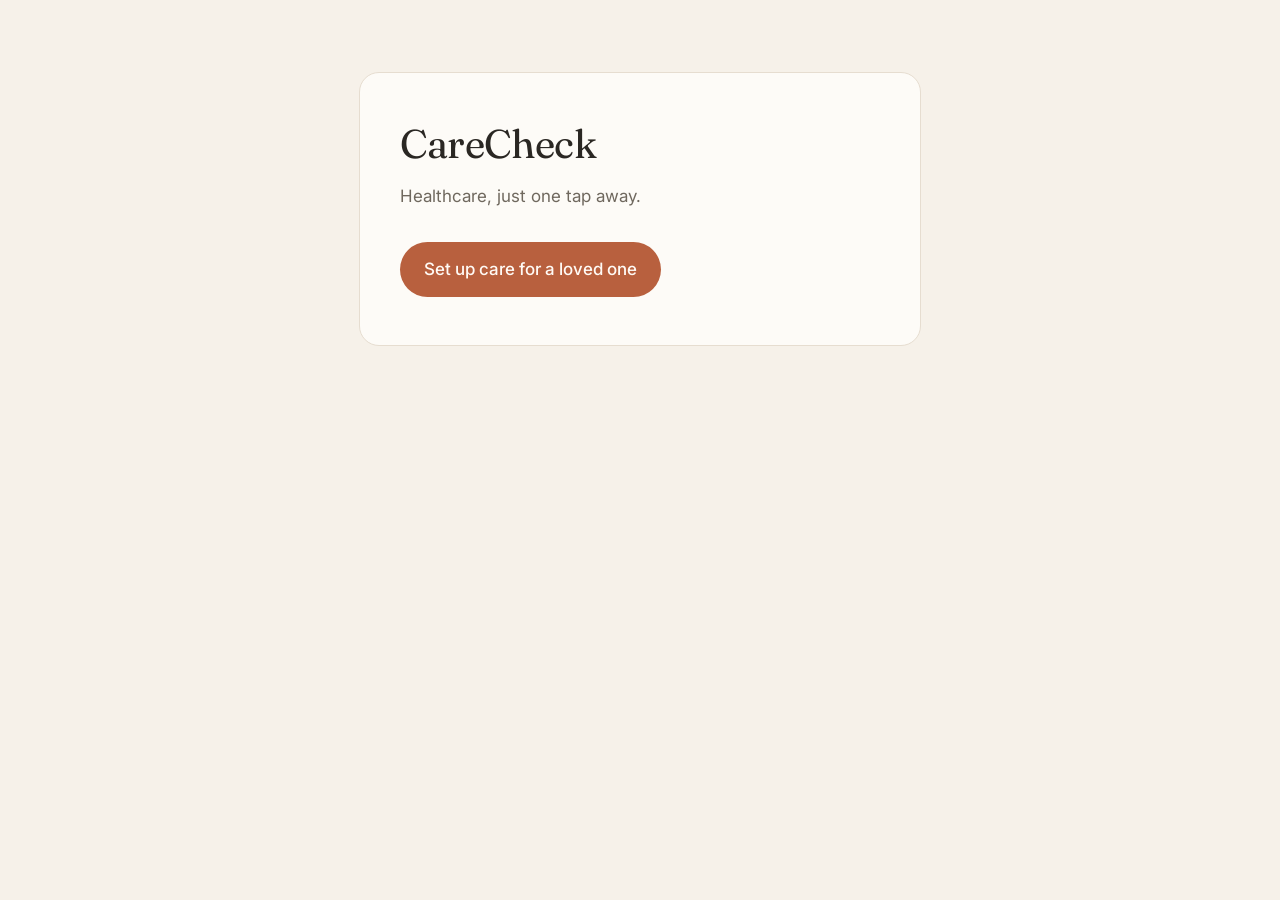
<file: index.html>
<!DOCTYPE html>
<html>
<head>
  <meta charset="utf-8">
  <meta name="viewport" content="width=device-width, initial-scale=1">
  <link rel="preconnect" href="https://fonts.googleapis.com">
<link rel="preconnect" href="https://fonts.gstatic.com" crossorigin>
<link href="https://fonts.googleapis.com/css2?family=Fraunces:opsz,wght@9..144,400;9..144,500&family=Inter:wght@400;500&display=swap" rel="stylesheet">
  <link rel="stylesheet" href="css/style.css">
  <title>CareCheck</title>
</head>
<body>
  <div class="intro" aria-hidden="true">
  <svg class="intro-logo" viewBox="0 0 120 120" width="120" height="120">
    <circle class="ring ring-one" cx="48" cy="60" r="30" />
    <circle class="ring ring-two" cx="72" cy="60" r="30" />
  </svg>
  <p class="intro-name">CareCheck</p>
</div>
  <main class="card">
    <h1>CareCheck</h1>
    <p>Healthcare, just one tap away.</p>
    <a class="button" href="confirm.html">Set up care for a loved one</a>
  </main>
</body>
</html>
</file>
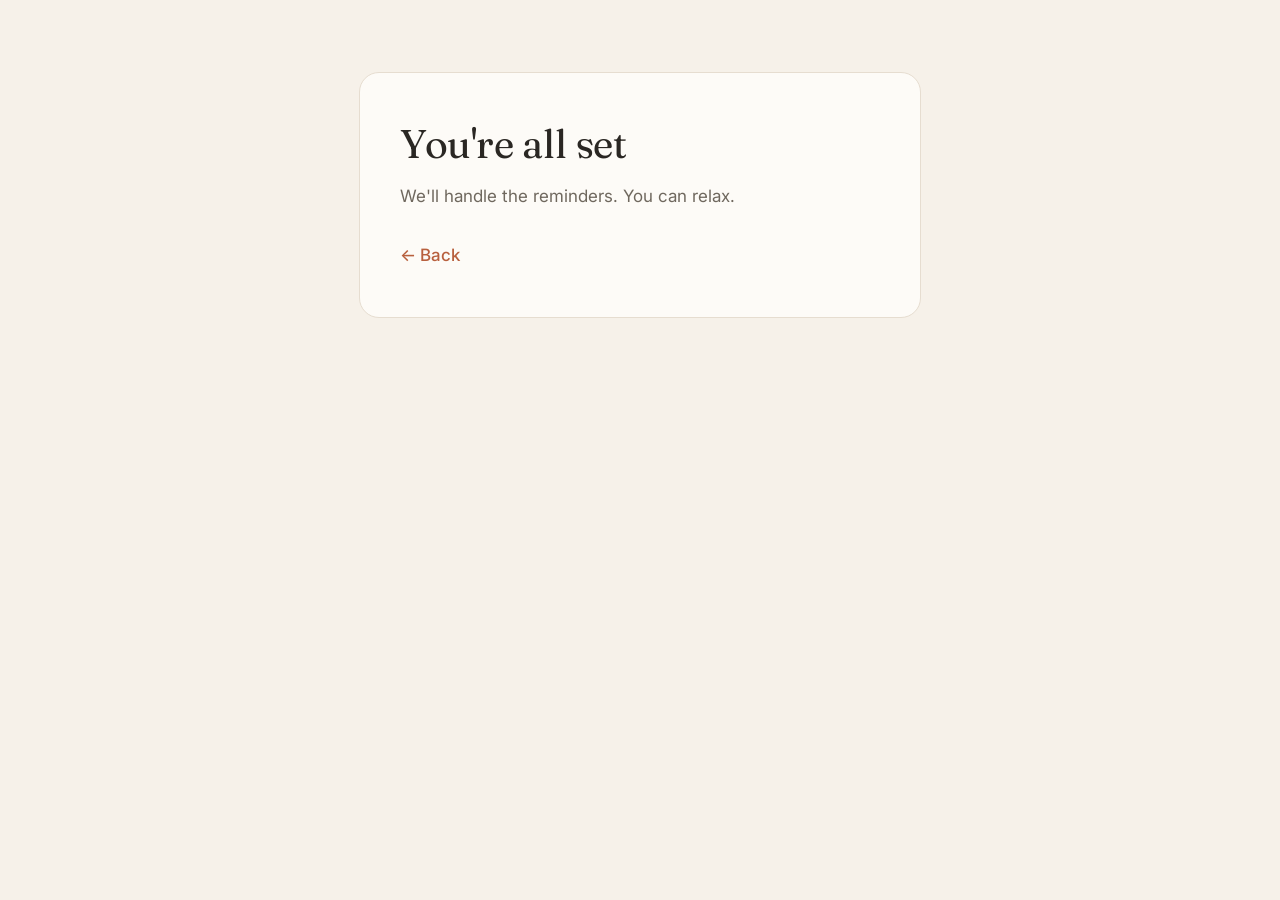
<file: confirm.html>
<!DOCTYPE html>
<html>
<head>
<meta charset="utf-8">
<meta name="viewport" content="width=device-width, initial-scale=1">
 <link rel="preconnect" href="https://fonts.googleapis.com">
<link rel="preconnect" href="https://fonts.gstatic.com" crossorigin>
<link href="https://fonts.googleapis.com/css2?family=Fraunces:opsz,wght@9..144,400;9..144,500&family=Inter:wght@400;500&display=swap" rel="stylesheet">
  <link rel="stylesheet" href="css/style.css">
  <title>You're all set</title>
</head>
<body>
  <main class="card">
    <h1>You're all set</h1>
    <p>We'll handle the reminders. You can relax.</p>
    <a class="link" href="index.html">← Back</a>
  </main>
</body>
</html>
</file>
<file: css/style.css>
/* Colors: change these to restyle the whole prototype */
:root {
  --background: #f6f1e9;   /* warm cream page */
  --surface: #fdfbf7;      /* soft off-white card */
  --text: #2a2723;         /* warm near-black */
  --text-soft: #6f685e;    /* muted brown-grey */
  --accent: #b8603e;       /* terracotta */
  --accent-dark: #9a4e31;  /* terracotta on hover */
  --border: #e6ddd0;       /* gentle outline */
}

body {
  margin: 0;
  padding: 72px 20px;
  background: var(--background);
  color: var(--text);
  font-family: "Inter", Helvetica, Arial, sans-serif;
  font-size: 17px;
  line-height: 1.6;
}

.card {
  max-width: 480px;
  margin: 0 auto;
  background: var(--surface);
  border: 1px solid var(--border);
  border-radius: 20px;
  padding: 48px 40px;
}

h1 {
  font-family: "Fraunces", Georgia, serif;
  font-weight: 400;
  font-size: 40px;
  line-height: 1.15;
  letter-spacing: -0.01em;
  margin: 0 0 16px;
}

p {
  color: var(--text-soft);
  margin: 0 0 32px;
}

.button {
  display: inline-block;
  background: var(--accent);
  color: #fffaf5;
  padding: 14px 24px;
  border-radius: 999px;
  text-decoration: none;
  font-weight: 500;
  transition: background 0.2s ease, transform 0.2s ease;
}

.button:hover {
  background: var(--accent-dark);
  transform: translateY(-1px);
}

.button:focus-visible,
.link:focus-visible {
  outline: 2px solid var(--accent);
  outline-offset: 3px;
}

.link {
  color: var(--accent);
  text-decoration: none;
  font-weight: 500;
}

.link:hover {
  text-decoration: underline;
}

/* Smaller screens: tighten the spacing */
@media (max-width: 480px) {
  body { padding: 40px 16px; }
  .card { padding: 32px 24px; }
  h1 { font-size: 32px; }
}
/* Intro screen */
.intro {
  position: fixed;
  inset: 0;
  display: flex;
  flex-direction: column;
  align-items: center;
  justify-content: center;
  gap: 16px;
  background: var(--background);
  z-index: 10;
  animation: intro-fade 0.6s ease 2.4s forwards;
}

.ring {
  fill: none;
  stroke: var(--accent);
  stroke-width: 4;
  stroke-dasharray: 190;
  stroke-dashoffset: 190;
  animation: draw 1.2s ease forwards;
}

.ring-two {
  animation-delay: 0.4s;
}

.intro-name {
  font-family: "Fraunces", Georgia, serif;
  font-size: 28px;
  color: var(--text);
  margin: 0;
  opacity: 0;
  animation: rise 0.8s ease 1.2s forwards;
}

@keyframes draw {
  to { stroke-dashoffset: 0; }
}

@keyframes rise {
  from { opacity: 0; transform: translateY(8px); }
  to   { opacity: 1; transform: none; }
}

@keyframes intro-fade {
  to { opacity: 0; visibility: hidden; }
}

/* Skip the intro for people who turn off animations */
@media (prefers-reduced-motion: reduce) {
  .intro { display: none; }
}
</file>
